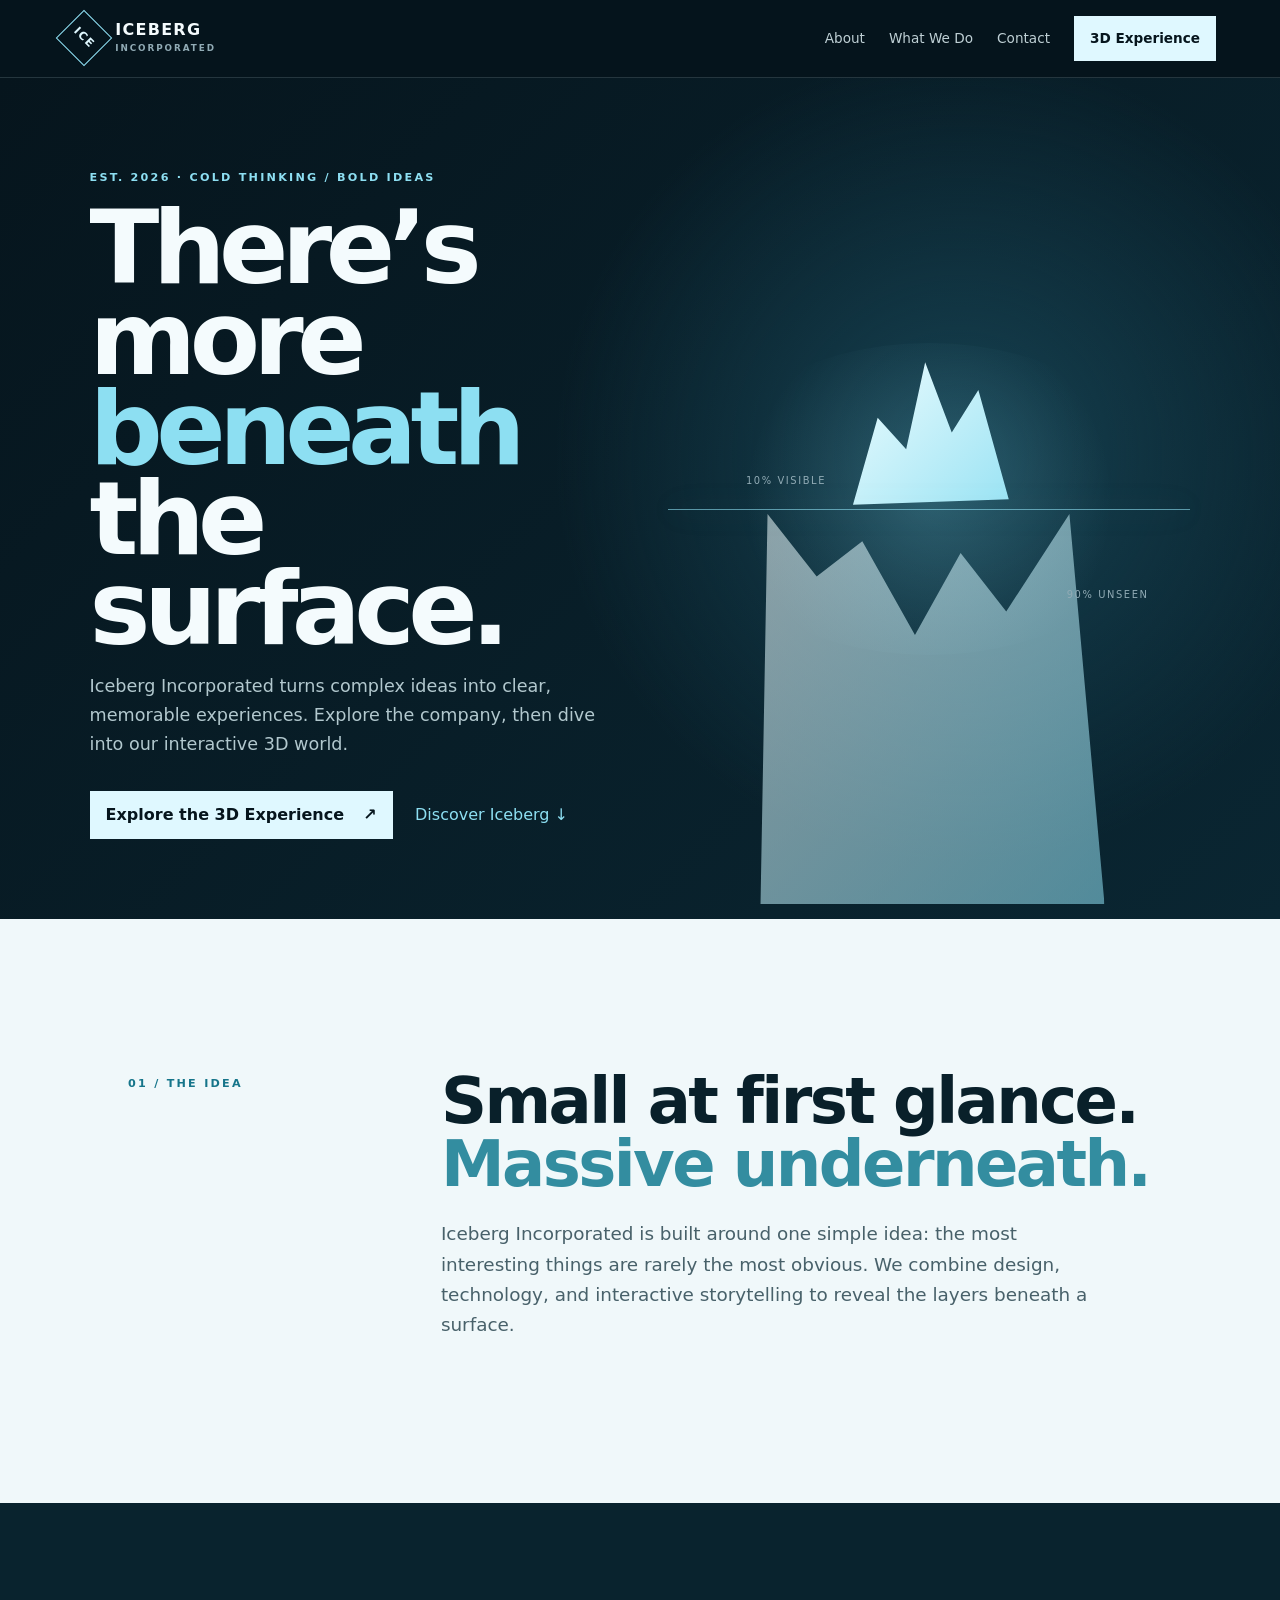
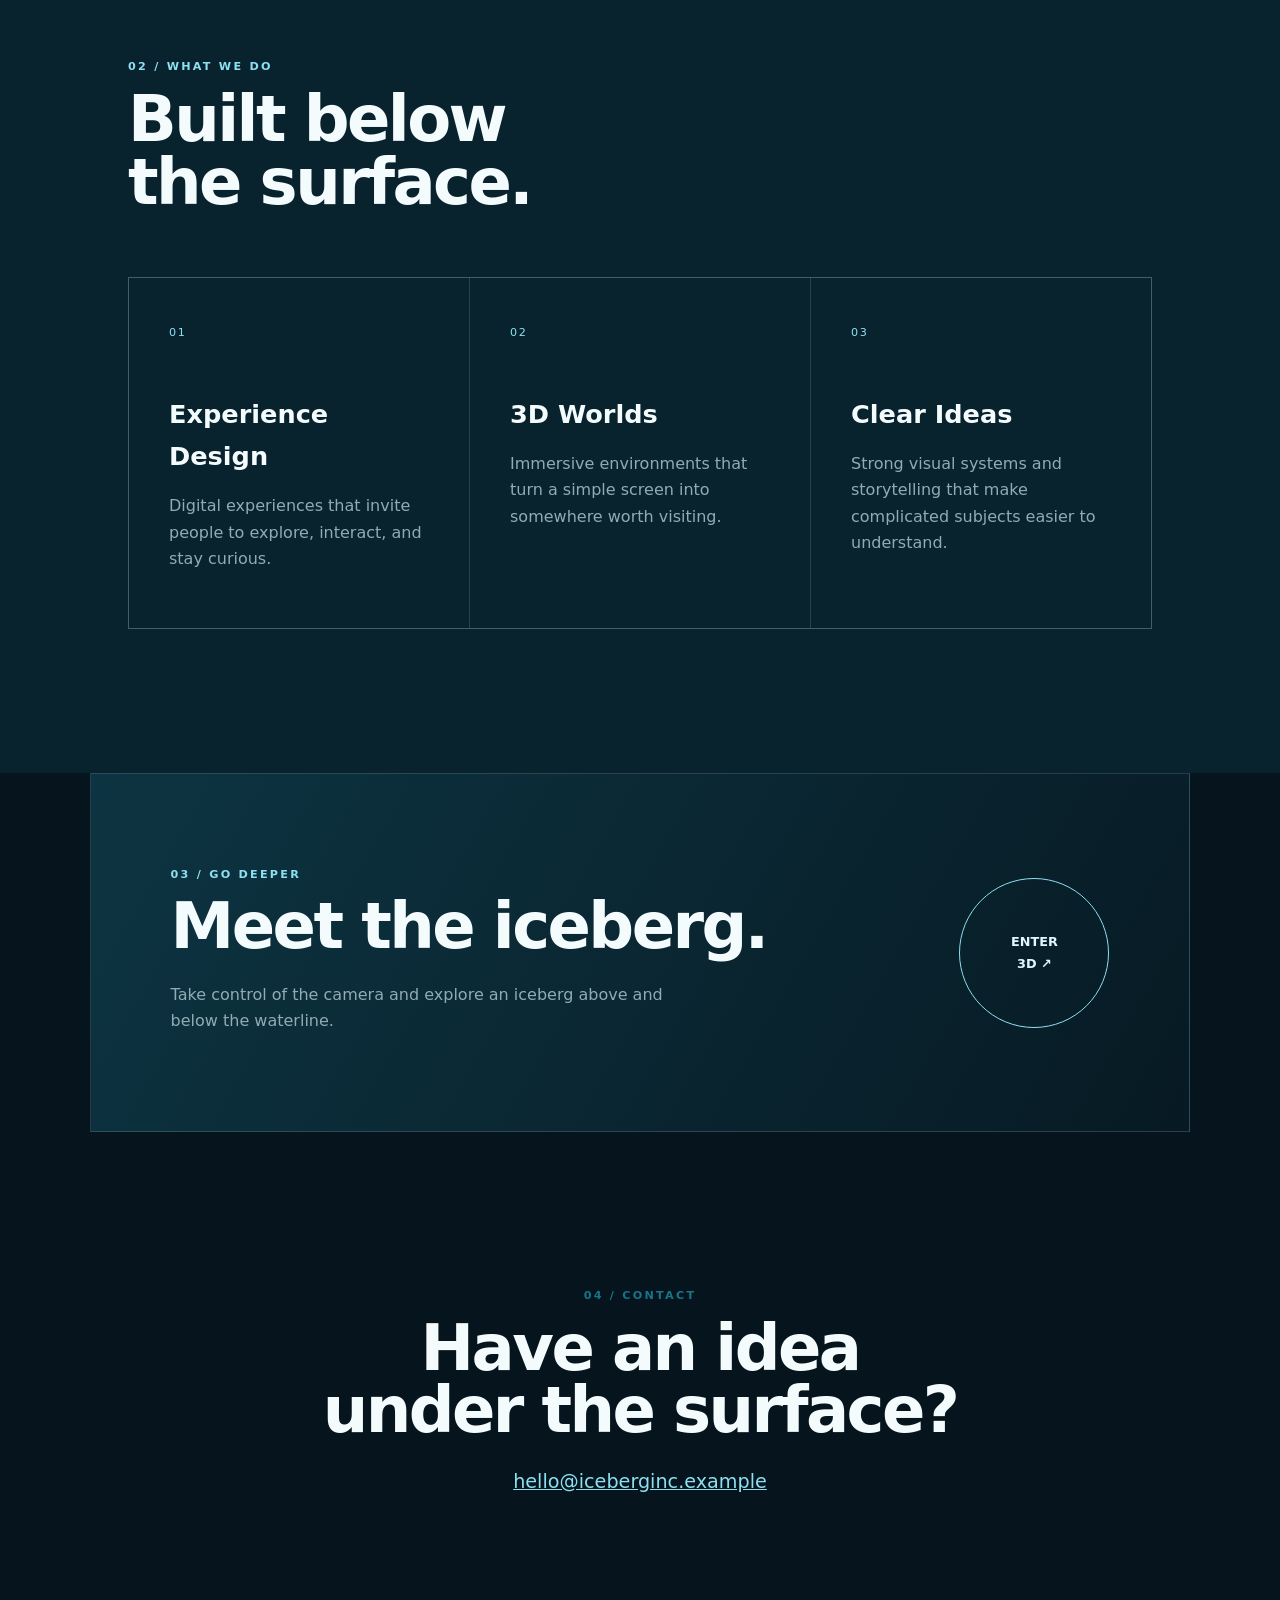
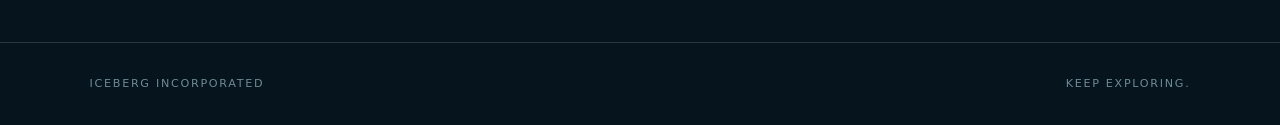
<file: index.html>
<!doctype html>
<html lang="en">
<head>
  <meta charset="utf-8">
  <meta name="viewport" content="width=device-width, initial-scale=1">
  <meta name="description" content="Iceberg Incorporated — exploring what lies above and below the surface.">
  <title>Iceberg Incorporated | Beyond the Surface</title>
  <link rel="stylesheet" href="styles.css">
</head>
<body class="home-page">
  <header class="site-header">
    <a class="brand" href="index.html" aria-label="Iceberg Incorporated home">
      <span class="brand-mark">ICE</span>
      <span>ICEBERG<br><small>INCORPORATED</small></span>
    </a>
    <nav aria-label="Main navigation">
      <a href="#about">About</a>
      <a href="#services">What We Do</a>
      <a href="#contact">Contact</a>
      <a class="nav-experience" href="3d.html">3D Experience</a>
    </nav>
  </header>

  <main>
    <section class="hero" aria-labelledby="hero-title">
      <div class="hero-copy">
        <p class="eyebrow">EST. 2026 · COLD THINKING / BOLD IDEAS</p>
        <h1 id="hero-title">There’s more<br><em>beneath</em> the surface.</h1>
        <p class="hero-text">Iceberg Incorporated turns complex ideas into clear, memorable experiences. Explore the company, then dive into our interactive 3D world.</p>
        <div class="hero-actions">
          <a class="primary-button" href="3d.html">Explore the 3D Experience <span>↗</span></a>
          <a class="text-link" href="#about">Discover Iceberg ↓</a>
        </div>
      </div>
      <div class="hero-art" aria-hidden="true">
        <div class="hero-glow"></div>
        <div class="mini-iceberg above"></div>
        <div class="mini-iceberg below"></div>
        <div class="water-line"></div>
        <span class="depth-label top-label">10% VISIBLE</span>
        <span class="depth-label bottom-label">90% UNSEEN</span>
      </div>
    </section>

    <section class="statement" id="about">
      <p class="section-kicker">01 / THE IDEA</p>
      <div>
        <h2>Small at first glance.<br><span>Massive underneath.</span></h2>
        <p>Iceberg Incorporated is built around one simple idea: the most interesting things are rarely the most obvious. We combine design, technology, and interactive storytelling to reveal the layers beneath a surface.</p>
      </div>
    </section>

    <section class="services" id="services" aria-labelledby="services-title">
      <div class="section-heading">
        <p class="section-kicker">02 / WHAT WE DO</p>
        <h2 id="services-title">Built below<br>the surface.</h2>
      </div>
      <div class="service-grid">
        <article><span>01</span><h3>Experience Design</h3><p>Digital experiences that invite people to explore, interact, and stay curious.</p></article>
        <article><span>02</span><h3>3D Worlds</h3><p>Immersive environments that turn a simple screen into somewhere worth visiting.</p></article>
        <article><span>03</span><h3>Clear Ideas</h3><p>Strong visual systems and storytelling that make complicated subjects easier to understand.</p></article>
      </div>
    </section>

    <section class="experience-banner" aria-labelledby="experience-title">
      <div>
        <p class="section-kicker">03 / GO DEEPER</p>
        <h2 id="experience-title">Meet the iceberg.</h2>
        <p>Take control of the camera and explore an iceberg above and below the waterline.</p>
      </div>
      <a class="circle-button" href="3d.html" aria-label="Open the 3D iceberg experience">ENTER<br>3D ↗</a>
    </section>

    <section class="contact" id="contact">
      <p class="section-kicker">04 / CONTACT</p>
      <h2>Have an idea<br>under the surface?</h2>
      <a href="mailto:hello@iceberginc.example">hello@iceberginc.example</a>
    </section>
  </main>

  <footer class="site-footer"><span>ICEBERG INCORPORATED</span><span>KEEP EXPLORING.</span></footer>
</body>
</html>
</file>
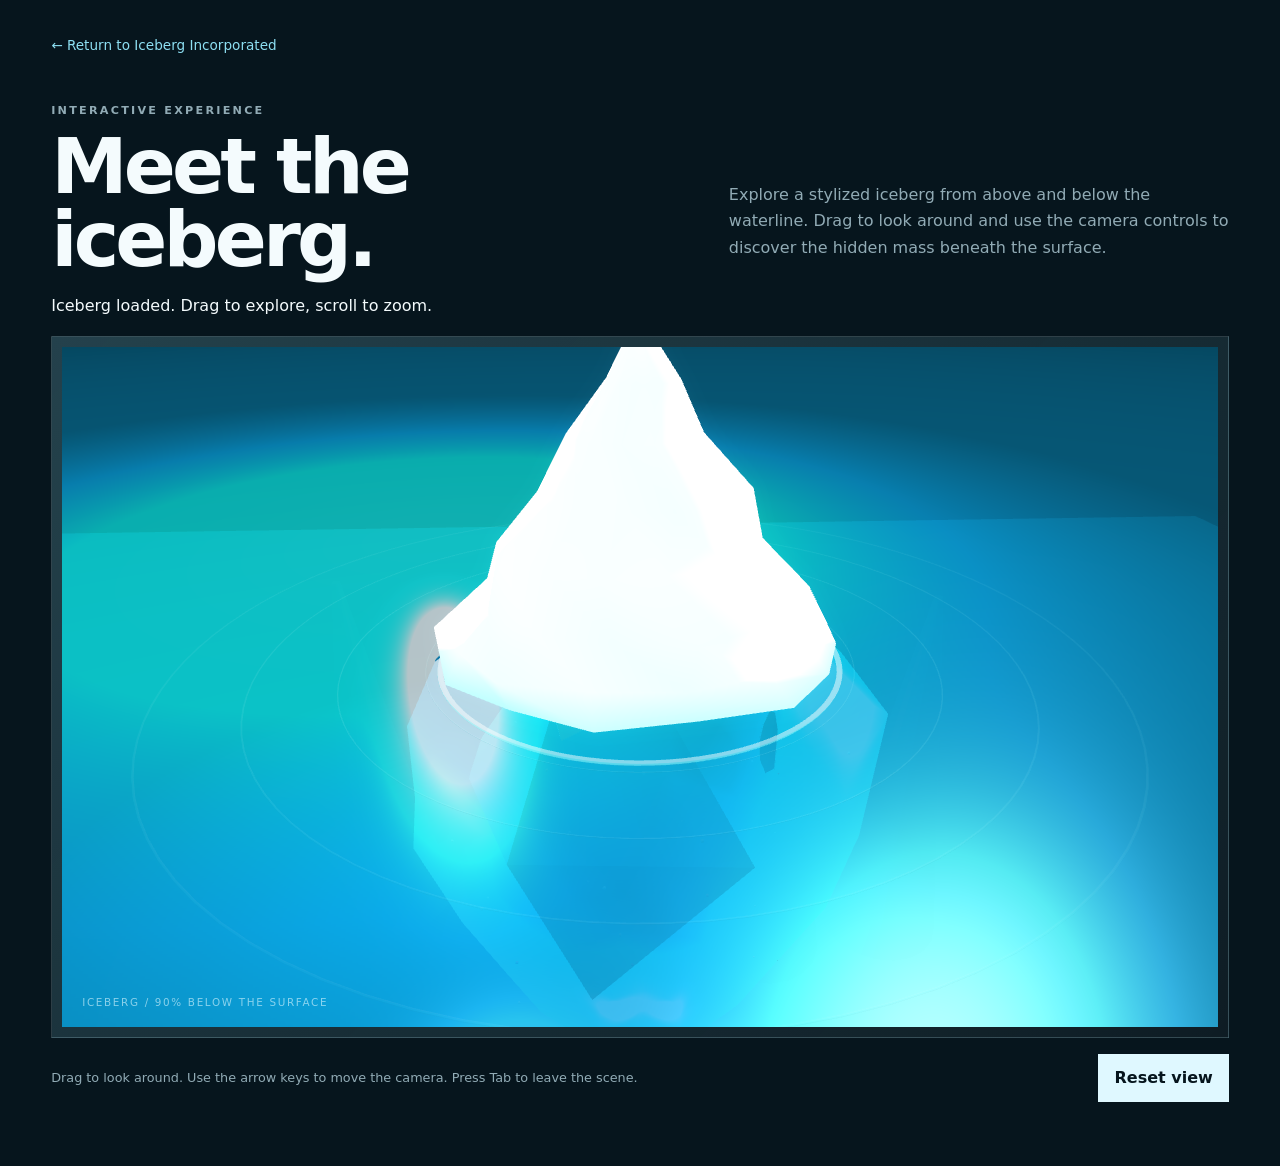
<file: 3d.html>
<!doctype html>
<html lang="en">
<head>
  <meta charset="utf-8">
  <meta name="viewport" content="width=device-width, initial-scale=1">
  <title>Iceberg Incorporated | 3D Experience</title>
  <link rel="stylesheet" href="styles.css">
</head>
<body class="experience-page">
  <main>
    <a class="back-link" href="index.html">← Return to Iceberg Incorporated</a>
    <header class="experience-header">
      <div>
        <p class="section-kicker">INTERACTIVE EXPERIENCE</p>
        <h1>Meet the<br>iceberg.</h1>
      </div>
      <p id="scene-description">Explore a stylized iceberg from above and below the waterline. Drag to look around and use the camera controls to discover the hidden mass beneath the surface.</p>
    </header>
    <p id="scene-status" role="status">Loading the iceberg experience…</p>
    <section class="scene-shell" aria-label="Interactive iceberg scene">
      <div class="scene-wrap">
        <canvas id="renderCanvas" tabindex="0" aria-label="Interactive 3D iceberg scene" aria-describedby="scene-description scene-controls">The interactive scene contains an iceberg, ocean, sky, and underwater volume.</canvas>
      </div>
    </section>
    <div class="scene-info">
      <p id="scene-controls" class="controls">Drag to look around. Use the arrow keys to move the camera. Press Tab to leave the scene.</p>
      <button id="reset-view" class="reset-button" type="button" disabled>Reset view</button>
    </div>
    <noscript><p>JavaScript is disabled. Enable it to run the interactive iceberg experience.</p></noscript>
  </main>
  <script src="babylon.js"></script>
  <script src="app.js"></script>
</body>
</html>
</file>
<file: styles.css>
* { box-sizing: border-box; }
:root { --navy:#06151d; --deep:#0a2632; --ice:#dff8ff; --blue:#8ddff2; --muted:#91abb5; --line:rgba(223,248,255,.15); --white:#f4fbfd; }
html { scroll-behavior:smooth; }
body { margin:0; background:var(--navy); color:var(--white); font:16px/1.65 Inter,ui-sans-serif,system-ui,-apple-system,BlinkMacSystemFont,"Segoe UI",sans-serif; }
a { color:inherit; }
.site-header { position:sticky; top:0; z-index:20; display:flex; justify-content:space-between; align-items:center; padding:1rem 5vw; background:rgba(6,21,29,.88); backdrop-filter:blur(16px); border-bottom:1px solid var(--line); }
.brand { display:flex; align-items:center; gap:.7rem; text-decoration:none; font-weight:800; letter-spacing:.08em; line-height:1.05; }
.brand small { font-size:.55rem; letter-spacing:.22em; color:var(--muted); }
.brand-mark { display:grid; place-items:center; width:2.5rem; height:2.5rem; border:1px solid var(--blue); color:var(--ice); font-size:.7rem; letter-spacing:.12em; transform:rotate(45deg); }
.brand-mark::first-line { transform:rotate(-45deg); }
.site-header nav { display:flex; gap:1.5rem; align-items:center; }
.site-header nav a { text-decoration:none; color:#bfd0d5; font-size:.85rem; }
.site-header nav a:hover { color:var(--white); }
.nav-experience,.primary-button { background:var(--ice); color:var(--navy)!important; padding:.7rem 1rem; font-weight:800; }
main { overflow:hidden; }
.hero { min-height:calc(100vh - 76px); display:grid; grid-template-columns:1.05fr .95fr; align-items:center; padding:5rem 7vw; position:relative; background:radial-gradient(circle at 75% 45%,#164252 0,transparent 38%),linear-gradient(135deg,#06151d,#0a2632); }
.hero-copy { position:relative; z-index:2; max-width:720px; }
.eyebrow,.section-kicker { color:var(--blue); font-size:.7rem; font-weight:800; letter-spacing:.2em; }
.hero h1 { margin:1rem 0; font-size:clamp(4rem,8vw,8.5rem); line-height:.88; letter-spacing:-.065em; }
.hero h1 em { color:var(--blue); font-style:normal; }
.hero-text { max-width:540px; color:#b2c8ce; font-size:1.1rem; }
.hero-actions { display:flex; gap:1.4rem; align-items:center; margin-top:2rem; flex-wrap:wrap; }
.primary-button { text-decoration:none; display:inline-flex; gap:1.2rem; align-items:center; }
.text-link { text-decoration:none; color:var(--blue); }
.hero-art { min-height:520px; position:relative; }
.hero-glow { position:absolute; inset:20% 5%; border-radius:50%; background:radial-gradient(circle,rgba(141,223,242,.2),transparent 65%); }
.water-line { position:absolute; left:0; right:0; top:52%; height:1px; background:rgba(141,223,242,.6); box-shadow:0 0 30px rgba(141,223,242,.35); }
.mini-iceberg { position:absolute; left:50%; transform:translateX(-50%); width:190px; background:linear-gradient(135deg,#f4feff,#8ddff2); clip-path:polygon(10% 82%,23% 35%,38% 52%,48% 5%,62% 43%,76% 20%,92% 79%); }
.mini-iceberg.above { top:22%; height:185px; filter:drop-shadow(0 0 25px rgba(223,248,255,.22)); }
.mini-iceberg.below { top:53%; height:390px; width:390px; opacity:.55; clip-path:polygon(4% 0,18% 16%,31% 7%,46% 31%,59% 10%,72% 25%,90% 0,100% 100%,2% 100%); transform:translateX(-50%) scaleX(.9); }
.depth-label { position:absolute; font-size:.62rem; letter-spacing:.16em; color:var(--muted); }
.top-label { top:45%; left:15%; }.bottom-label { top:67%; right:8%; }
.statement,.services,.contact { padding:9rem 10vw; }
.statement { display:grid; grid-template-columns:.35fr 1fr; gap:4rem; background:#f0f8fa; color:#09202a; }
.statement .section-kicker,.contact .section-kicker { color:#16758a; }
h2 { font-size:clamp(2.7rem,5vw,5rem); line-height:.98; letter-spacing:-.04em; margin:.4rem 0 1.5rem; }
.statement h2 span { color:#338da0; }
.statement p:not(.section-kicker) { max-width:680px; font-size:1.15rem; color:#48616a; }
.services { background:#09232e; }
.section-heading { margin-bottom:4rem; }.service-grid { display:grid; grid-template-columns:repeat(3,1fr); gap:1px; background:var(--line); border:1px solid var(--line); }
.service-grid article { padding:2.5rem; min-height:280px; background:#09232e; }.service-grid span { color:var(--blue); font-size:.7rem; letter-spacing:.15em; }.service-grid h3 { font-size:1.6rem; margin:3rem 0 1rem; }.service-grid p { color:var(--muted); }
.experience-banner { margin:0 7vw; padding:5rem; display:flex; justify-content:space-between; align-items:center; gap:2rem; border:1px solid var(--line); background:linear-gradient(120deg,#0d3442,#071a23); }.experience-banner p:not(.section-kicker) { color:var(--muted); max-width:540px; }.circle-button { width:150px; height:150px; flex:none; border:1px solid var(--blue); border-radius:50%; display:grid; place-items:center; text-align:center; text-decoration:none; color:var(--ice); font-weight:800; font-size:.8rem; transition:.25s; }.circle-button:hover { background:var(--ice); color:var(--navy); transform:rotate(8deg); }
.contact { text-align:center; }.contact a { color:var(--blue); font-size:1.2rem; }.site-footer { display:flex; justify-content:space-between; padding:2rem 7vw; color:#6d8993; border-top:1px solid var(--line); font-size:.7rem; letter-spacing:.15em; }
/* 3D experience */
.experience-page { background:#06151d; }.experience-page main { width:min(1200px,92%); margin:0 auto; padding:2rem 0 4rem; }.back-link { color:var(--blue); text-decoration:none; font-size:.85rem; }.experience-header { display:flex; justify-content:space-between; align-items:end; gap:2rem; margin:2rem 0 1rem; }.experience-header h1 { margin:0; font-size:clamp(2.5rem,6vw,5rem); line-height:.95; letter-spacing:-.05em; }.experience-header p { color:var(--muted); max-width:500px; }.scene-shell { padding:10px; background:linear-gradient(135deg,rgba(141,223,242,.22),rgba(255,255,255,.03)); border:1px solid var(--line); }.scene-wrap { position:relative; }.scene-wrap::after { content:"ICEBERG / 90% BELOW THE SURFACE"; position:absolute; left:20px; bottom:15px; color:rgba(223,248,255,.6); font-size:.65rem; letter-spacing:.16em; pointer-events:none; }
#renderCanvas { display:block; width:100%; height:min(62vw,680px); min-height:420px; border:0; touch-action:none; outline:none; background:#082633; }
.scene-info { display:flex; justify-content:space-between; gap:2rem; align-items:center; margin-top:1rem; }.scene-info p { color:var(--muted); margin:0; }.controls { font-size:.8rem; }.reset-button { font:inherit; padding:.7rem 1rem; background:var(--ice); color:var(--navy); border:0; font-weight:800; cursor:pointer; }.reset-button:disabled { opacity:.5; cursor:default; }
:focus-visible { outline:3px solid var(--blue); outline-offset:4px; }
@media (max-width:800px) { .site-header nav a:not(.nav-experience) { display:none; }.hero { grid-template-columns:1fr; padding-top:4rem; }.hero-art { min-height:390px; }.statement { grid-template-columns:1fr; gap:1rem; }.service-grid { grid-template-columns:1fr; }.experience-banner { margin:0 5vw; padding:3rem 2rem; }.experience-header,.scene-info { align-items:flex-start; flex-direction:column; }.circle-button { width:120px; height:120px; }.site-footer { flex-direction:column; gap:.7rem; } }
@media (max-width:480px) { .hero h1 { font-size:3.6rem; }.hero-art { min-height:320px; }.mini-iceberg.below { width:280px; }.statement,.services,.contact { padding:6rem 7vw; } #renderCanvas { min-height:340px; } }
@media print { body { background:white; color:black; }.hero-art,#renderCanvas,.circle-button { display:none; } }
</file>
